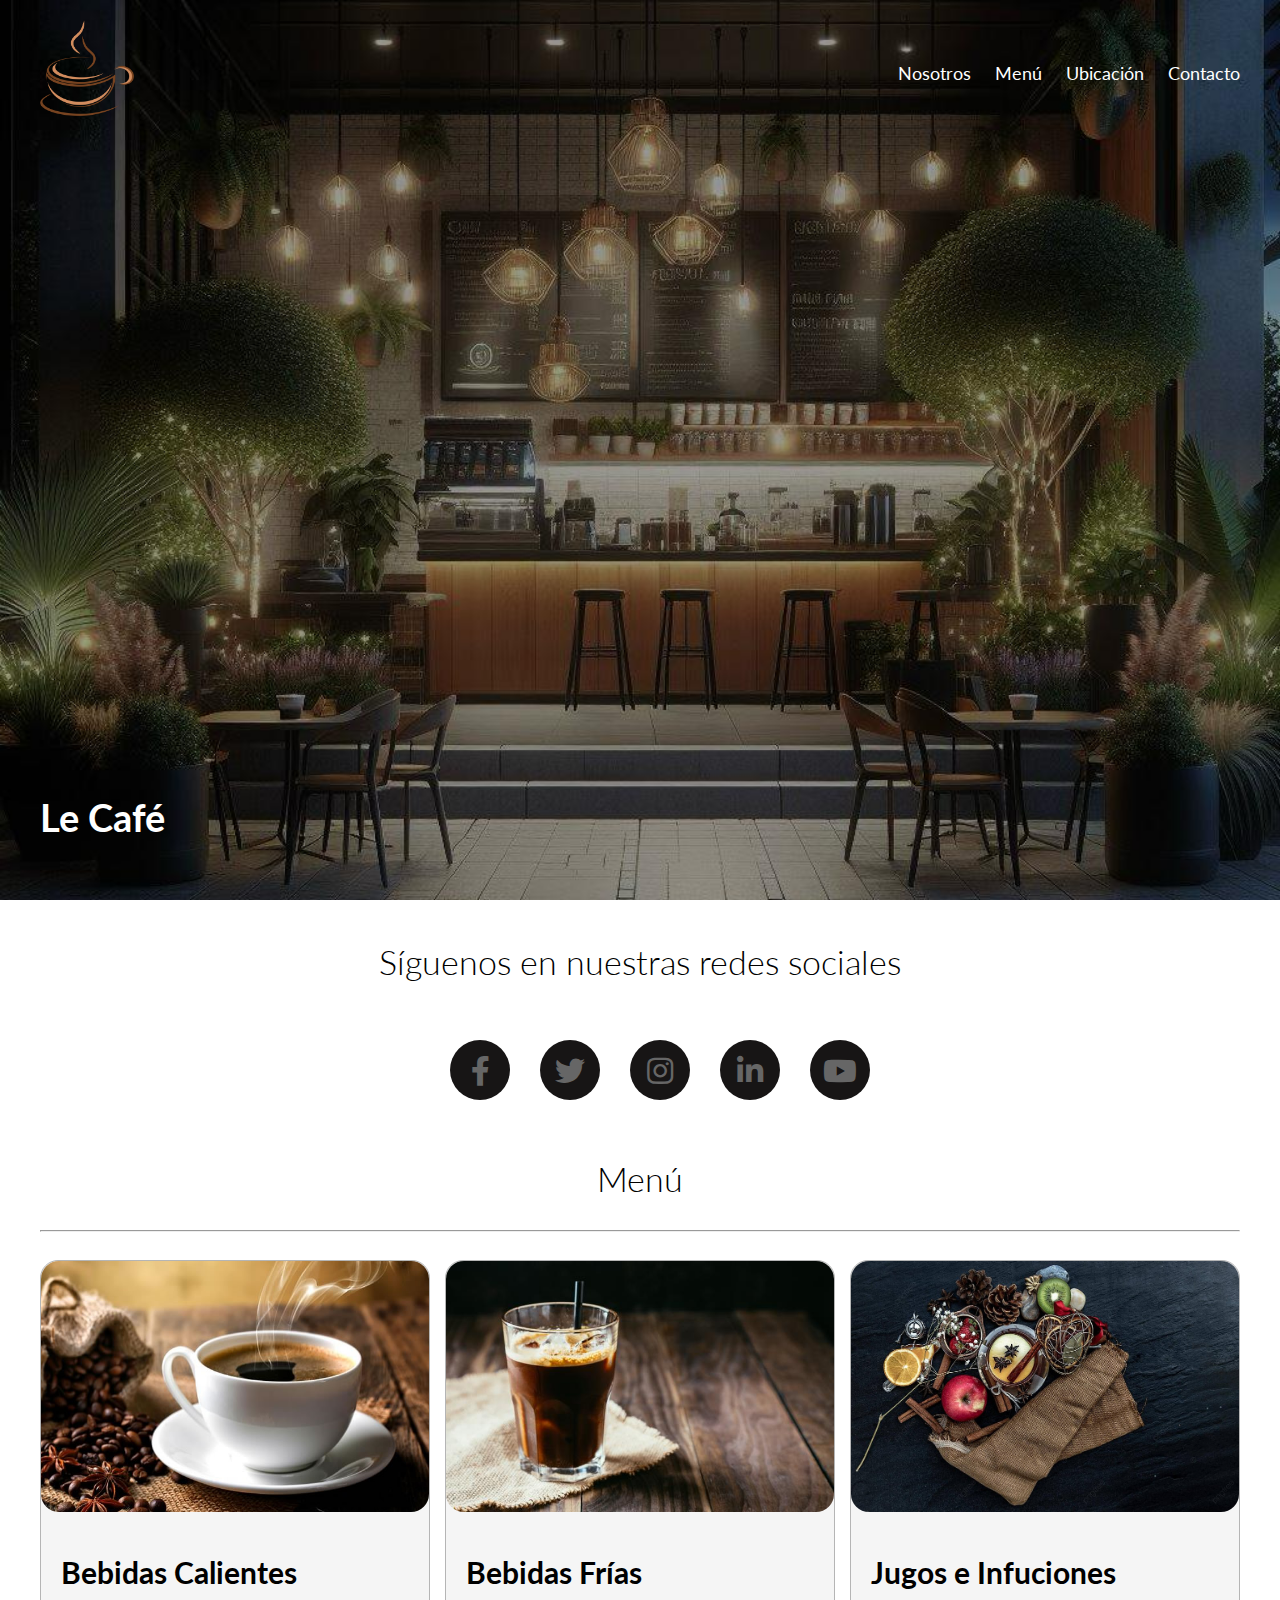
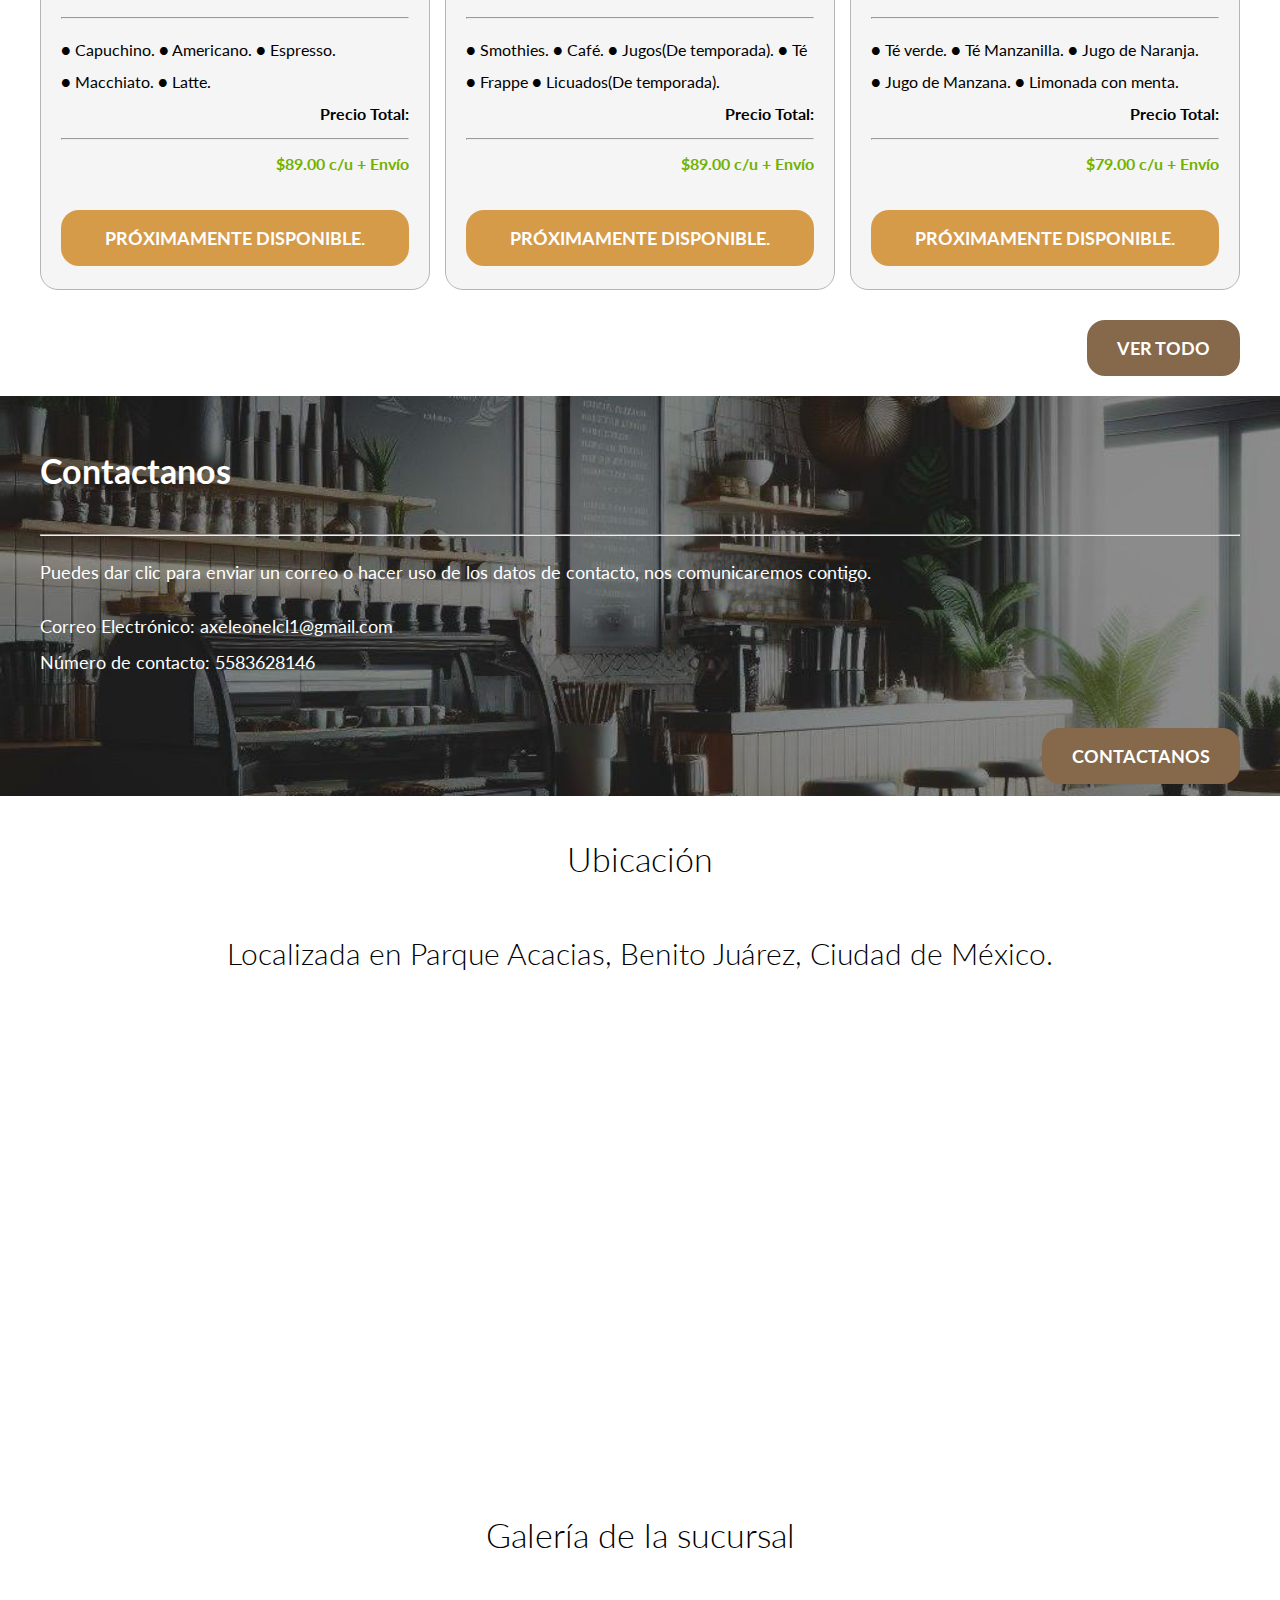
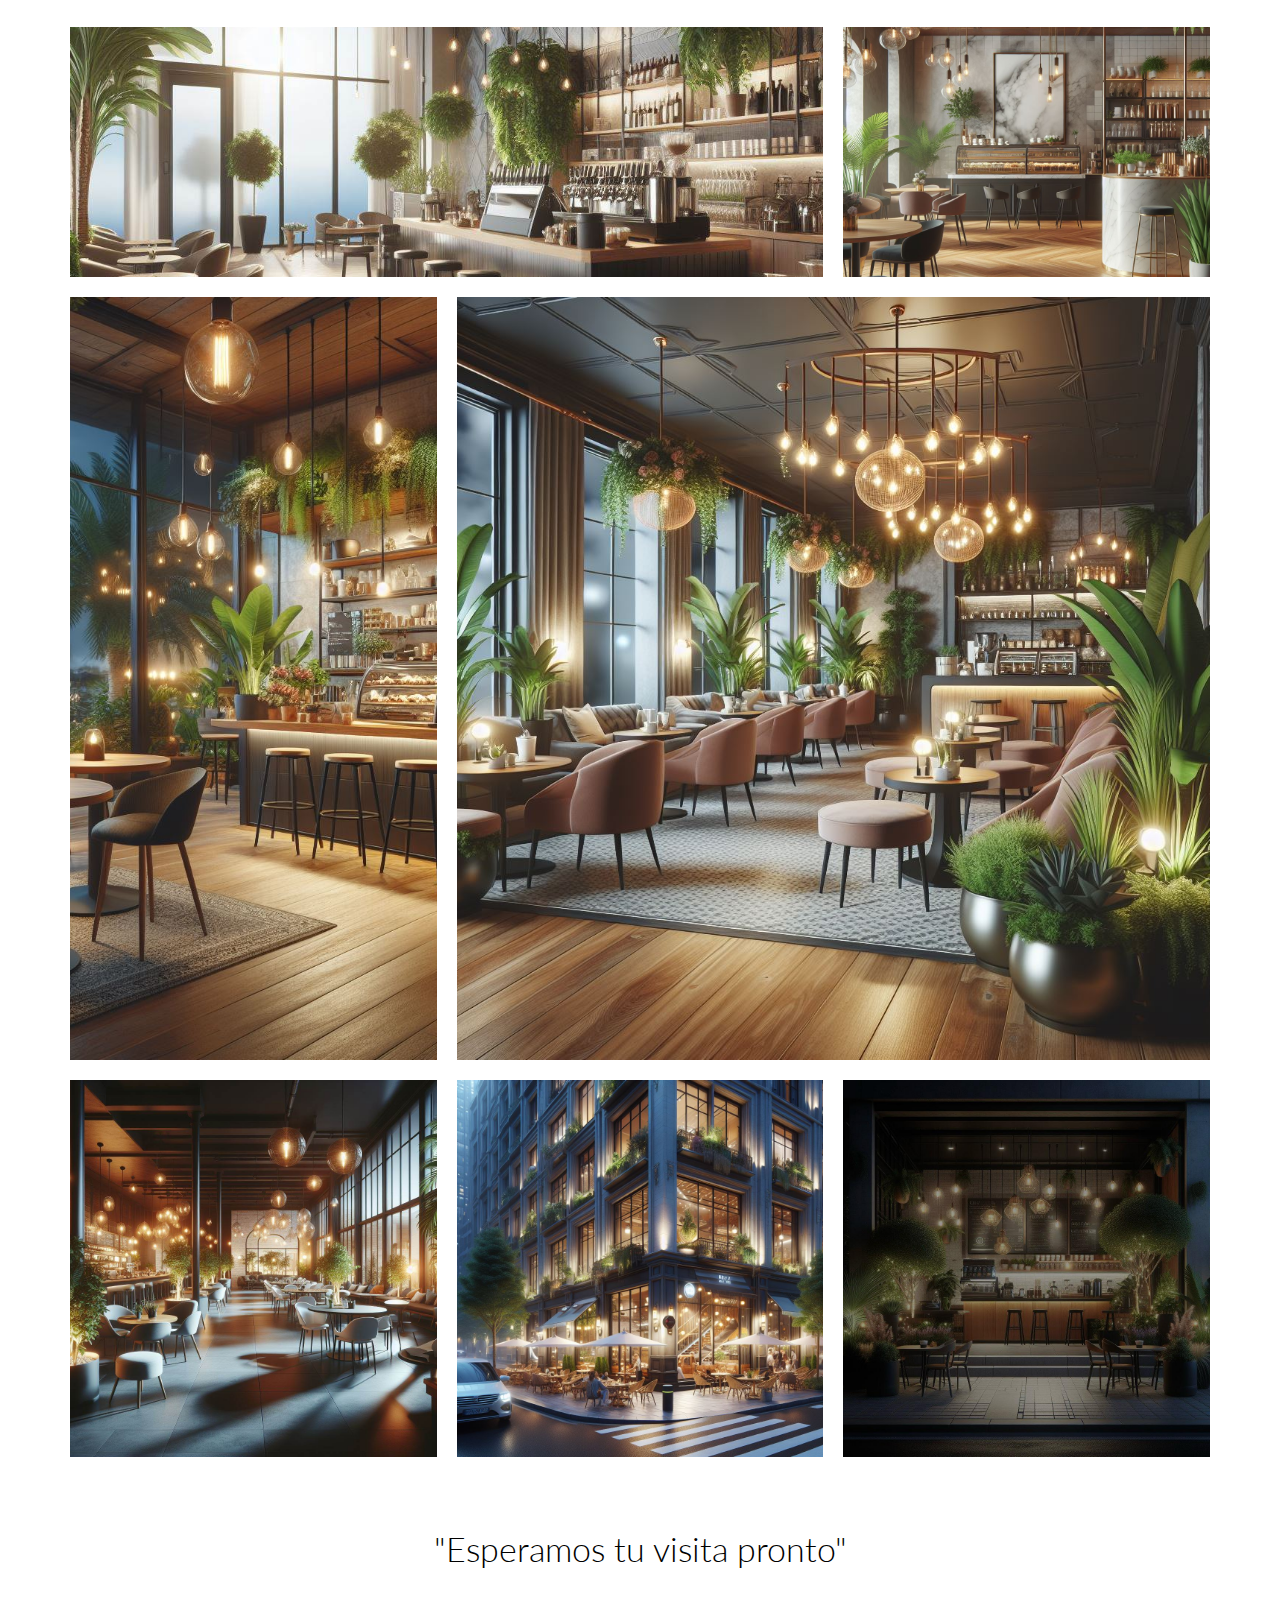
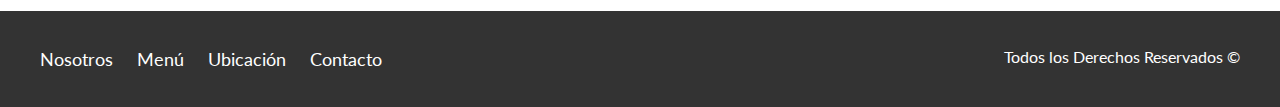
<file: recursos/Pagina Cafetería/index.html>
<!DOCTYPE html>
<html lang="es">
<head>
	<title>Le Café</title>
	<meta charset="UTF-8">
	<meta http-equiv="X-UA-Compatible" content="IE-edge">
	<meta name="viewport" content="width=device-width, initial-scale=1.0">
	<link href="https://fonts.googleapis.com/css2?family=Lato:wght@300;400;700;900&display=swap" rel="stylesheet">
	<link rel="stylesheet" href="css/normalize.css">
	<link rel="stylesheet" href="css/styles.css"> <!--Tus estilos siempre deben de ir al final-->
	<link rel="stylesheet" href="https://cdnjs.cloudflare.com/ajax/libs/font-awesome/5.15.3/css/all.min.css"/>
    <link rel="shortcut icon" href="img/logo.png">
</head>

<body>
	<header class="site-header inicio">
		<div class="contenedor  contenido-header">
			<div class="barra">
				<a href="index.html">
					<img src="img/logo.png" alt="Logotipo de Le Café" class="logopng">
				</a>
				<nav class="navegacion">
					<a title="Nosotros" href="index.html">Nosotros</a>
					<a href="index.html">Menú</a>
					<a href="index.html">Ubicación</a>
					<a href="index.html">Contacto</a>
				</nav>
			</div>
			<h1>Le Café</h1>
		</div>
	</header>
	
	<section>
	<h2 class="fw-300 centrar-texto">Síguenos en nuestras redes sociales</h2>
		<div class="sociales">
			<ul>
				<li><i class="fab fa-facebook-f"></i></li></a>
				<li><i class="fab fa-twitter"></i></li></a>
				<li><i class="fab fa-instagram"></i></li></a>
				<li><i class="fab fa-linkedin-in"></i></li></a>
				<li><i class="fab fa-youtube"></i></li></a>
			 </ul>
		</div>
	</section>

	<main class="seccion contenedor">
		<h2 class="fw-300 centrar-texto">Menú<hr></h2>

		<div class="contenedor-anuncios">
			<div class="anuncio">
				<img src="img/cafecaliente.jpg" alt="Anuncio café caliente" class="tipos-de-cafe">
				<div class="contenido-anuncio">
					<h3>Bebidas Calientes <hr></h3>
					<p>● Capuchino.  ●  Americano.  ●  Espresso.  <br>●  Macchiato.  ●  Latte.  </p>
                    <p class="precioT">Precio Total:<hr></p>
					<p class="precio">$89.00 c/u + Envío</p>

					<a href="#" class="boton boton-crema d-block">Próximamente disponible.</a>
				</div>
			</div>
			<div class="anuncio">
				<img src="img/cafefrio.jpg" alt="Anuncio casa de lujo" class="tipos-de-cafe">
				<div class="contenido-anuncio">
					<h3>Bebidas Frías<hr></h3>
                    <p>● Smothies.  ●  Café.  ●  Jugos(De temporada).  ●  Té  <br>●  Frappe  ●  Licuados(De temporada).</p>
                    <p class="precioT">Precio Total:<hr></p>
					<p class="precio">$89.00 c/u + Envío</p>

					<a href="#" class="boton boton-crema d-block">Próximamente disponible.</a>
				</div>
			</div>
			<div class="anuncio">
				<img src="img/teyjugo.jpg" alt="Anuncio casa alberca" class="tipos-de-cafe">
				<div class="contenido-anuncio">	
					<h3>Jugos e Infuciones <hr></h3>
					<p>● Té verde.  ●  Té Manzanilla.  ●  Jugo de Naranja.  <br>●  Jugo de Manzana.  ●  Limonada con menta.  </p>
                    <p class="precioT">Precio Total:<hr></p>
					<p class="precio">$79.00 c/u + Envío</p>

					<a href="#" class="boton boton-crema d-block">Próximamente disponible.</a>
				</div>	
			</div>
		</div>
		<div class="ver-todo">
			<a href="anuncios.html" class="fw-300 boton boton-cafe">Ver todo</a>
		</div>
	</main>

	<section class="imagen-contacto">
		<div class="contenedor contenido-contacto">
			<h2>Contactanos</h2>
			<hr>
			<p>Puedes dar clic para enviar un correo o hacer uso de los datos de contacto, nos comunicaremos contigo.</p>
			<p>Correo Electrónico: axeleonelcl1@gmail.com <br> Número de contacto: 5583628146</p>
			<div class="ver-todo">
				<a href="mailto:axeleonelcl1@gmail.com? subject=contacto" class="boton boton-cafe">Contactanos</a>
			</div>
		</div>
	</section>

	<section>
		<h2 class="fw-300 centrar-texto">Ubicación</h2>
		<div>
			<h3 class="fw-300 centrar-texto">Localizada en Parque Acacias, Benito Juárez, Ciudad de México.</h3>
			<iframe src="https://www.google.com/maps/embed?pb=!1m14!1m8!1m3!1d3764.10100
			3405438!2d-99.17443556939406!3d19.36477878134434!3m2!1i1024!2i768!4f13.1!3m3
			!1m2!1s0x85d1ff938497edf3%3A0x7502ceed4a843c8!2sParque%20Acacias!5e0!3m2!1ses
			-419!2smx!4v1708042009598!5m2!1ses-419!2smx" width="100%" height="450" style="border:0;"
			allowfullscreen="" loading="lazy" referrerpolicy="no-referrer-when-downgrade"></iframe>
		</div>
	</section>

	<section>
		<h2 class="fw-300 centrar-texto">Galería de la sucursal</h2>
		<div class="galeria">
			<div class="box">
				<img src="img/1.jpg" alt="Galeria 1">
			</div>
			<div class="box">
				<img src="img/2.jpg" alt="Galeria 2">
			</div>
			<div class="box">
				<img src="img/3.jpg" alt="Galeria 3">
			</div>
			<div class="box">
				<img src="img/4.jpg" alt="Galeria 4">
			</div>
			<div class="box">
				<img src="img/5.jpg" alt="Galeria 5">
			</div>
			<div class="box">
				<img src="img/6.jpg" alt="Galeria 6">
			</div>
			<div class="box">
				<img src="img/header.jpeg" alt="Galeria 7">
			</div>
		</div>
	</section>

	<h2 class="fw-300 centrar-texto">"Esperamos tu visita pronto"</h2>
	
	<footer class="site-footer seccion">
		<div class="contenedor contenedor-footer">
			<nav class="navegacion">
				<a href="index.html">Nosotros</a>
				<a href="index.html">Menú</a>
				<a href="index.html">Ubicación</a>
				<a href="index.html">Contacto</a>
			</nav>
			<p class="copyright">Todos los Derechos Reservados &copy;</p>
		</div>
	</footer>
</body>
</html>
</file>
<file: recursos/Pagina Cafetería/css/styles.css>
/*la base es de 16px*/
html{
    /*reset para REMS= MEDIDA AJUSTABLE SEGUN LA PANTALLA*/
    box-sizing: border-box;
    font-size: 62.5%; /*62.5% = 10px de 16px*/
}
*, *:before, *:after{
    box-sizing: inherit;
}

body{
    font-family: 'Lato', sans-serif;
    font-size: 1.6rem;
    line-height: 2;
    background-color: white;
}

/*globales*/

img{
    max-width: 100%;
}

.contenedor{
    max-width: 120rem; /*1200px*/
    margin: 0 auto;
}

            /*Sistema de tamaños*/

h1{
    font-size: 3.8rem;
}

h2{
    font-size: 3.4rem;
}

h3{
    font-size: 3rem;
}

h4{
    font-size: 2.6rem;
}

h5{
    font-size: 2.2rem;
}

h6{
    font-size: 1.8rem;
}

/*Utilidades*/
.seccion{
    margin-top: 2rem;
    margin-bottom: 2rem;
}

.fw-300{
    font-weight: 300;
} 

.centrar-texto{
    text-align: center;
}

.d-block{
    display: block!important;
}

/*botones*/
.boton{
    color: white;
    font-weight: 700;
    text-decoration: none;
    font-size: 1.8rem;
    padding: 1rem 3rem; /*Margin es afuera, padding es adentro*/
    margin-top: 3rem;
    display: inline-block;
    text-align: center;
    text-transform: uppercase;
}
.boton-crema{
    background-color: rgb(214, 155, 73);
    border-radius: 18px;
}
.boton-cafe{
    background-color: #86694a;
    border-radius: 18px;
}

/*header */
.site-header.inicio{
    background-image: url(../img/header.jpeg);
    background-position: center center;
    background-size: cover;
    height: 100vh; /*viewport height*/
    min-height: 60rem;
}

.contenido-header{
    height: 100%;
    display: flex;
    flex-direction: column;
    justify-content: space-between;
}

/*texto h1*/
.contenido-header h1{
    color: white;
    padding-bottom: 2rem;/*padding espacio dentro del elemento*/
    max-width: 60rem;
    line-height: 2; /*interlineado*/
}

.barra{
    display: flex;
    justify-content: space-between; /*ORDENA HORIZONTALMENTE*/
    align-items: center; /*Alinear verticalmente*/
    padding-top: 2rem;
}

.logopng{
    width: 15%;
}

/*navegacion*/
.navegacion a{
    color:white;
    text-decoration: none;
    font-size: 1.8rem; /*1.8REM = 18px*/
    margin-right: 2rem; /*margin= separacion entre elementos*/
}
/*subselector, cambia de color al poner el cursor sobre el*/
.navegacion a:hover{
    color: #4db6e7;
    overflow: hidden;
    opacity 1;
    transform: translate3d(-100%, 0, 0);
}
/*margen de el ultino elemento de a*/
.navegacion a:last-of-type{
    margin: 0;
}

/*Redes Sociales*/
.sociales{
    display: flex;
    text-align: center;
    justify-content: center;
}

ul{
    display: flex;
  }
  ul li{
    position: relative;
    display: block;
    color: #666;
    font-size: 30px;
    height: 60px;
    width: 60px;
    background: #171515;
    line-height: 60px;
    border-radius: 50%;
    margin: 0 15px;
    cursor: pointer;
    transition: .5s;
  }
  ul li:before{
    position: absolute;
    content: '';
    top: 0;
    left: 0;
    height: inherit;
    width: inherit;
    /* background: #d35400; */
    border-radius: 50%;
    transform: scale(.9);
    z-index: -1;
    transition: .5s;
  }
  ul li:nth-child(1):before{
    background: #4267B2;
  }
  ul li:nth-child(2):before{
    background: #1DA1F2;
  }
  ul li:nth-child(3):before{
    background: #E1306C;
  }
  ul li:nth-child(4):before{
    background: #2867B2;
  }
  ul li:nth-child(5):before{
    background: #ff0000;
  }
  ul li:hover:before{
    filter: blur(3px);
    transform: scale(1.2);
    /* box-shadow: 0 0 15px #d35400; */
  }
  ul li:nth-child(1):hover:before{
    box-shadow: 0 0 15px #4267B2;
  }
  ul li:nth-child(2):hover:before{
    box-shadow: 0 0 15px #1DA1F2;
  }
  ul li:nth-child(3):hover:before{
    box-shadow: 0 0 15px #E1306C;
  }
  ul li:nth-child(4):hover:before{
    box-shadow: 0 0 15px #2867B2;
  }
  ul li:nth-child(5):hover:before{
    box-shadow: 0 0 15px #ff0000;
  }
  ul li:nth-child(1):hover{
    color: #456cba;
    box-shadow: 0 0 15px #4267B2;
    text-shadow: 0 0 15px #4267B2;
  }
  ul li:nth-child(2):hover{
    color: #26a4f2;
    box-shadow: 0 0 15px #1DA1F2;
    text-shadow: 0 0 15px #1DA1F2;
  }
  ul li:nth-child(3):hover{
    color: #e23670;
    box-shadow: 0 0 15px #E1306C;
    text-shadow: 0 0 15px #E1306C;
  }
  ul li:nth-child(4):hover{
    color: #2a6cbb;
    box-shadow: 0 0 15px #2867B2;
    text-shadow: 0 0 15px #2867B2;
  }
  ul li:nth-child(5):hover{
    color: #ff1a1a;
    box-shadow: 0 0 15px #ff0000;
    text-shadow: 0 0 15px #ff0000;
  }
 ul li:hover{
    color: #ffa502;
    box-shadow: 0 0 15px #d35400;
    text-shadow: 0 0 15px #d35400;
  }

/*Menú*/

.contenedor-anuncios{
    display: flex;
    justify-content: space-between;
}

.tipos-de-cafe{
    border-radius: 18px;
    width: 100%;
    height: 40%;
}
.anuncio{
    flex-basis: calc(33.3% - 1rem);
    border: 1px solid #b5b5b5;
    border-radius: 18px;
    background-color: #f5f5f5;
}
.contenido-anuncio{
    padding: 2rem;
}
.contenido-anuncio h3, .contenido-anuncio p{
    margin: 0;
}
.precio{
    color: #71B100; /*el fontweight de un p = 400 y de h1 es de 700*/
    text-align: right;
    font-weight: 700;
}

.precioT{
    color: black; /*el fontweight de un p = 400 y de h1 es de 700*/
    text-align: right;
    font-weight: 700;
}

.ver-todo{
    display: flex;
    justify-content: flex-end;
}

/*Contacto*/
.imagen-contacto{
    background-image: url(../img/contacto.jpeg);
    background-position: center center;
    background-size: cover;
    height: 40rem;
    display: flex;
    align-items: center;
}
.contenido-contacto{
    flex: 1; /*Factor de crecimieto, detecta el tamaño disponible y cuantos elementos, y realiza la division*/
    color: white;
}
.contenido-contacto p{
    font-size: 1.8rem;
}

/*Galería de Imagenes*/

.galeria{
    max-width: 1200px;
    margin: 0 auto;
    display: grid;
    grid-template-columns: repeat(3, 1fr);
    grid-template-rows: 250px;
    grid-gap: 20px;
    padding: 30px;
}

.box img{
    width: 100%;
    height: 100%;
    object-fit: cover;
}

.box:nth-child(1){
    grid-column-start: span 2;
}

.box:nth-child(4){
    grid-column-start: span 2;
}

@media(max-width:991px){
    .galeria{
        padding: 30px;
        grid-template-columns: repeat(1, 1fr);
    }

    .box:nth-child(1){
        grid-column-start: span 1;
    }

    .box:nth-child(4){
        grid-column-start: span 1;
    }
}

/*Footer*/
.site-footer{
    background-color: #333333;
    margin: 0;
}
.contenedor-footer{
    padding: 3rem 0;
    display: flex;
    justify-content: space-between;
}
.copyright{
    margin: 0;
    color: white;
}
</file>
